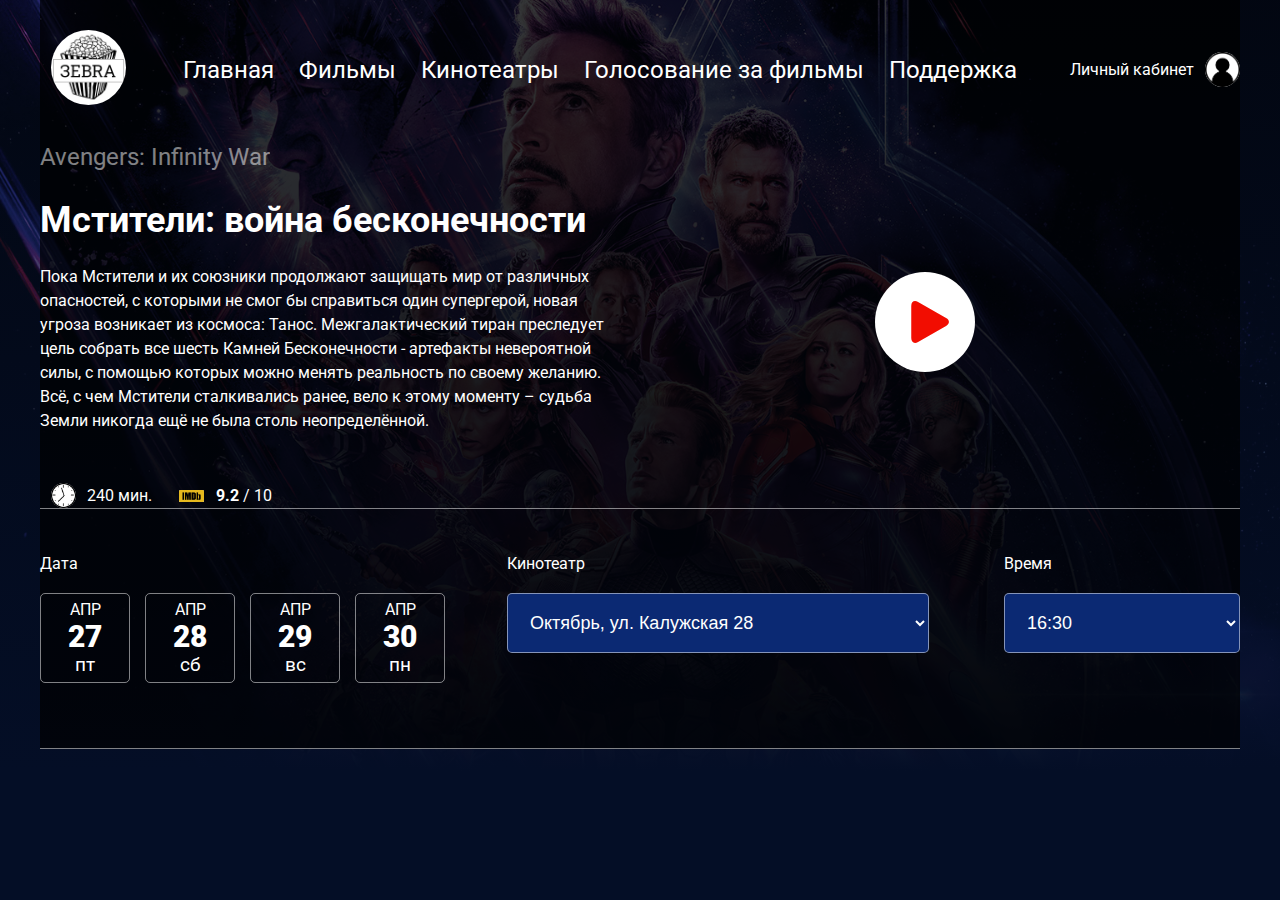
<file: artem-krut/index.html>
<!DOCTYPE html>
<html lang="ru">
<head>
    <meta charset="UTF-8" />
    <meta http-equiv="X-UA-Compatible" content="IE=edge" />
    <meta name="viewport" content="width=device-width, initial-scale=1.0" />
    <link rel="preconnect" href="https://fonts.googleapis.com" />
    <link rel="preconnect" href="https://fonts.gstatic.com" crossorigin />
    <link href="https://fonts.googleapis.com/css2?family=Roboto:wght@400;700&display=swap"
          rel="stylesheet" />
    <link rel="stylesheet" href="css/style.css" />
    <title>3EBRA-cinema</title>


    <!-- Здесь код Иконки -->
    <link rel="apple-touch-icon" sizes="180x180" href="css/img/favicons/apple-touch-icon.png">
    <link rel="icon" type="image/png" sizes="32x32" href="css/img/favicons/favicon-32x32.png">
    <link rel="icon" type="image/png" sizes="16x16" href="css/img/favicons/favicon-16x16.png">
    <link rel="manifest" href="css/img/favicons/site.webmanifest">
    <link rel="mask-icon" href="css/img/favicons/safari-pinned-tab.svg" color="#5bbad5">
    <meta name="msapplication-TileColor" content="#da532c">
    <meta name="theme-color" content="#ffffff">

</head>

<body>
    <div class="header">
        <div class="navbar container">
            <a href="/">
                <img class="logo" src="css/img/logo.png" alt="logo" />
            </a>
            <nav class="nav">
                <ul class="menu">
                    <li class="menu-item">
                        <a href="cinema-main.html" class="menu-link">Главная</a>
                    </li>
                    <li class="menu-item">
                        <a href="films.html" class="menu-link">Фильмы</a>
                    </li>
                    <li class="menu-item">
                        <a href="cinemas.html" class="menu-link">Кинотеатры</a>
                    </li>
                    <li class="menu-item">
                        <a href="vote_for_movie.html" class="menu-link">Голосование за фильмы</a>
                    </li>
                    <li class="menu-item">
                        <a href="#" class="menu-link">Поддержка</a>
                    </li>
                </ul>
            </nav>
            <div class="user">
                <span class="">Личный кабинет</span>
                <img src="css/img/login-logo.jpg" alt="avatar" class="login-logo" />
            </div>
        </div>
        <!-- /navbar container  -->
        <!-- film -->

        <div class="film container">
            <div class="film-info">
                <small class="film-subtitle">Avengers: Infinity War</small>
                <h1 class="film-title">Мстители: война бесконечности</h1>
                <p class="film-description">
                    Пока Мстители и их союзники продолжают защищать мир от различных
                    опасностей, с которыми не смог бы справиться один супергерой, новая
                    угроза возникает из космоса: Танос. Межгалактический тиран
                    преследует цель собрать все шесть Камней Бесконечности - артефакты
                    невероятной силы, с помощью которых можно менять реальность по
                    своему желанию. Всё, с чем Мстители сталкивались ранее, вело к этому
                    моменту – судьба Земли никогда ещё не была столь неопределённой.
                </p>
                <div class="film-details">
                    <div class="time">
                        <img src="css/img/clock.jpg" alt="clock" class="time-icon" />
                        <span class="time-counter">240 мин.</span>
                    </div>
                    <div class="ratimg">
                        <img src="css/img/imdb.jpg" alt="" class="rating-icon" />
                        <span class="rating-counter"> <strong>9.2</strong> / 10 </span>
                    </div>
                </div>
            </div>
            <a href="https://www.youtube.com/watch?v=TcMBFSGVi1c" class="film-trailer">
                <svg width="100"
                     height="100"
                     viewBox="0 0 100 100"
                     fill="none"
                     xmlns="http://www.w3.org/2000/svg">
                    <circle cx="50" cy="50" r="50" fill="white" />
                    <g clip-path="url(#clip0_1_158)">
                        <path d="M43.0757 30.0033C39.3071 27.8416 36.2518 29.6125 36.2518 33.9556V66.0059C36.2518 70.3533 39.3071 72.1219 43.0757 69.9623L71.0893 53.8967C74.8592 51.7342 74.8592 48.2306 71.0893 46.0686L43.0757 30.0033Z"
                              fill="#F20D01" />
                    </g>
                    <defs>
                        <clipPath id="clip0_1_158">
                            <rect width="41.8013"
                                  height="41.8013"
                                  fill="white"
                                  transform="translate(34.1837 29.0816)" />
                        </clipPath>
                    </defs>
                </svg>
            </a>
        </div>
        <div class="session container">
            <div class="session-date">
                <span class="session-label">Дата</span>
                <div class="session-block">
                    <div class="session-date-item">
                        <span class="session-month">АПР</span>
                        <span class="session-day">27</span><span class="session-week">пт</span>
                    </div>
                    <div class="session-date-item">
                        <span class="session-month">АПР</span>
                        <span class="session-day">28</span><span class="session-week">сб</span>
                    </div>
                    <div class="session-date-item">
                        <span class="session-month">АПР</span>
                        <span class="session-day">29</span><span class="session-week">вс</span>
                    </div>
                    <div class="session-date-item">
                        <span class="session-month">АПР</span>
                        <span class="session-day">30</span>
                        <span class="session-week">пн</span>
                    </div>
                </div>
            </div>
            <div class="session-cinema">
                <span class="session-label">Кинотеатр</span>
                <select class="select" name="cinema">
                    <option value="Октябрь, ул. Калужская 28">Октябрь, ул. Калужская 28</option>
                    <option value="Мир Люксор, ул. Ленина 12">Мир Люксор, ул. Ленина 12</option>
                    <option value="Три пингвина, ул. Луговая 8">Три пингвина, ул. Луговая 8</option>
                </select>
            </div>
            <div class="session-time">
                <span class="session-label">Время</span>
                <select class="select" name="cinema">
                    <option value="16:30">16:30</option>
                    <option value="18:35">18:35</option>
                    <option value="20:15">20:15</option>
                </select>
            </div>
        </div>
        <!-- /session container -->
    </div>
</body>
</html>
</file>
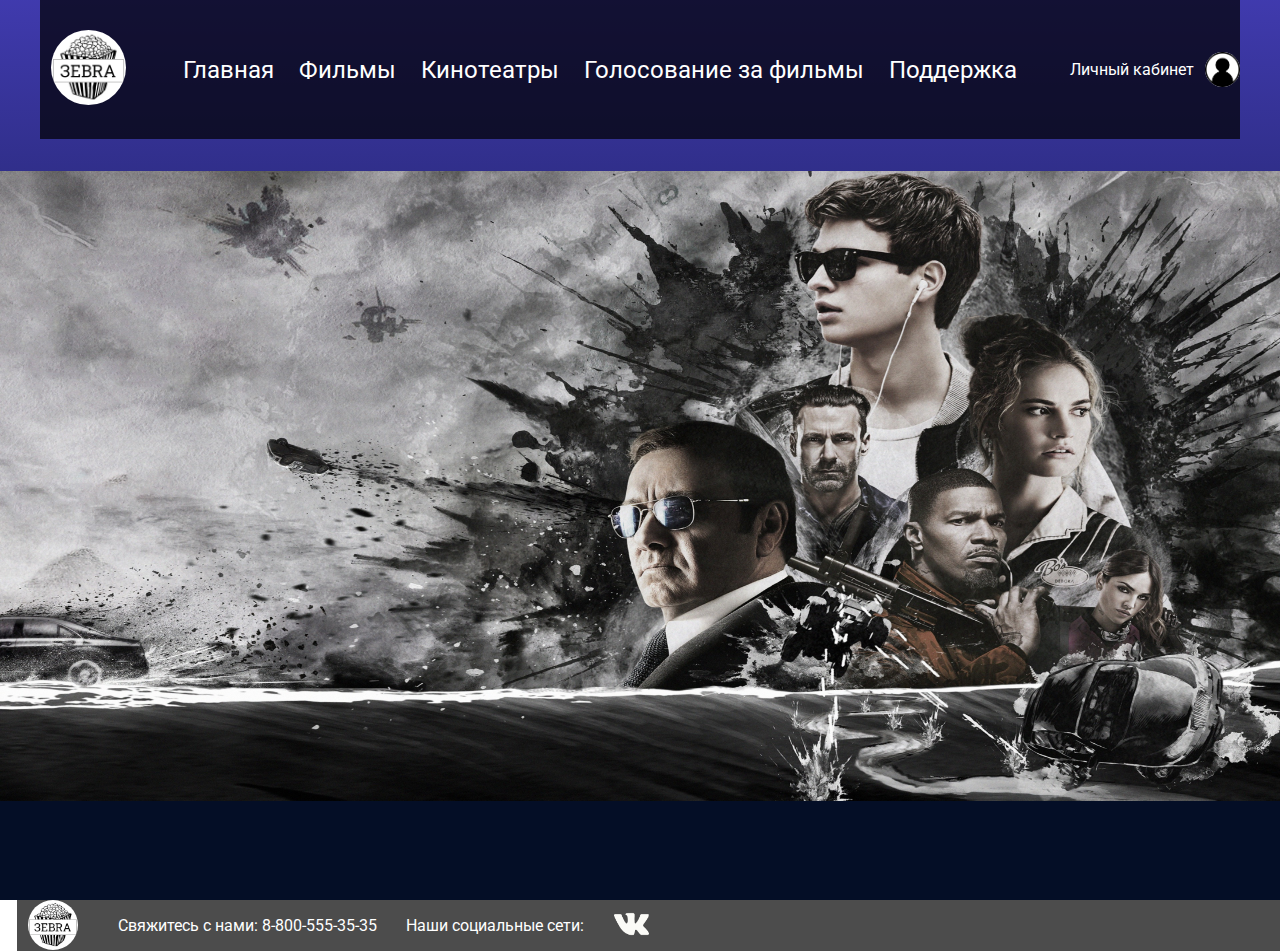
<file: artem-krut/cinema-main.html>
<!DOCTYPE html>
<html lang="ru">
<head>
    <meta charset="UTF-8" />
    <meta http-equiv="X-UA-Compatible" content="IE=edge" />
    <meta name="viewport" content="width=device-width, initial-scale=1.0" />
    <link rel="preconnect" href="https://fonts.googleapis.com" />
    <link rel="preconnect" href="https://fonts.gstatic.com" crossorigin />
    <link href="https://fonts.googleapis.com/css2?family=Roboto:wght@400;700&display=swap"
          rel="stylesheet" />
    <link rel="stylesheet" href="css/style.css" />
    <title>3EBRA-cinema</title>


    <!-- Здесь код Иконки -->
    <link rel="apple-touch-icon" sizes="180x180" href="css/img/favicons/apple-touch-icon.png">
    <link rel="icon" type="image/png" sizes="32x32" href="css/img/favicons/favicon-32x32.png">
    <link rel="icon" type="image/png" sizes="16x16" href="css/img/favicons/favicon-16x16.png">
    <link rel="manifest" href="css/img/favicons/site.webmanifest">
    <link rel="mask-icon" href="css/img/favicons/safari-pinned-tab.svg" color="#5bbad5">
    <meta name="msapplication-TileColor" content="#da532c">
    <meta name="theme-color" content="#ffffff">


</head>

<body>


    <div class="main-cinema">
        <div class="navbar container">
            <a href="cinema-main.html">
                <img class="logo" src="css/img/logo.png" alt="logo" />
            </a>
            <nav class="nav">
                <ul class="menu">
                    <li class="menu-item">
                        <a href="cinema-main.html" class="menu-link">Главная</a>
                    </li>
                    <li class="menu-item">
                        <a href="films.html" class="menu-link">Фильмы</a>
                    </li>
                    <li class="menu-item">
                        <a href="cinemas.html" class="menu-link">Кинотеатры</a>
                    </li>
                    <li class="menu-item">
                        <a href="vote_for_movie.html" class="menu-link">Голосование за фильмы</a>
                    </li>
                    <li class="menu-item">
                        <a href="#" class="menu-link">Поддержка</a>
                    </li>
                </ul>
            </nav>
            <div class="user">
                <span class="">Личный кабинет</span>
                <img src="css/img/login-logo.jpg" alt="avatar" class="login-logo" />
            </div>
        </div>

        <sldr class="fadein">
            <img src="css/img/1.jpg">
            <img src="css/img/2.jpg">
            <img src="css/img/5.jpg">
        </sldr>





    </div>
    <!-- Здесь код футера -->
    <footer class="Contact">

        <img src="css/img/logo.png" alt="logo" class="logo-premier" />

        <ul>
            <il class="contact-item">
                Свяжитесь с нами:
                <yj href="8-800-555-35-35">8-800-555-35-35</yj>
            </il>
            <il href="" class="contact-item">
                Наши социальные сети:

            </il>
        </ul>
        <a href="https://vk.com/feed?z=photo-208870661_457240929%2Falbum-208870661_00%2Frev">
            <img class="sm" src="css/img/vk_logo.png" alt="sm" />
        </a>
    </footer>


</body>
</html>
</file>
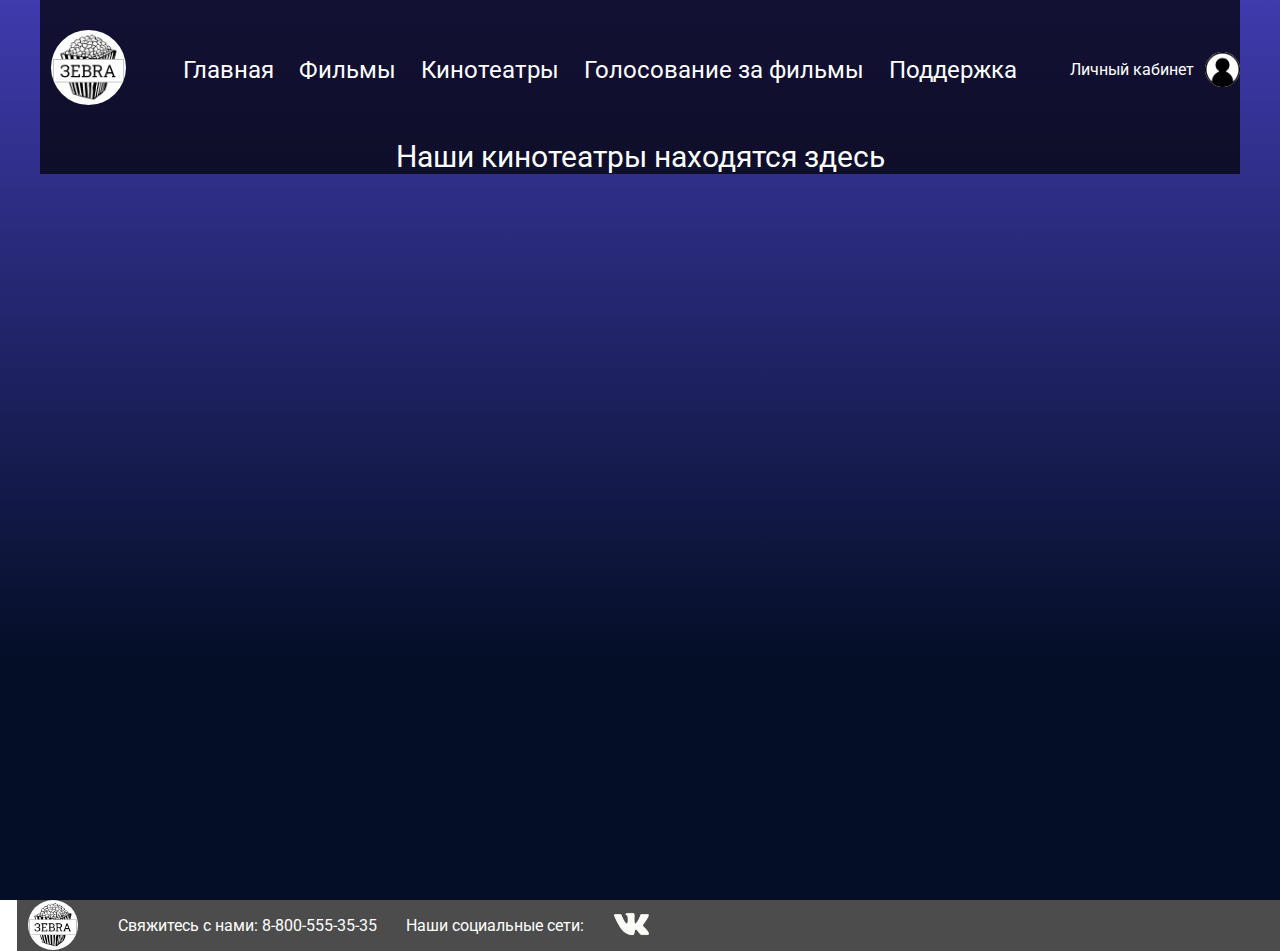
<file: artem-krut/cinemas.html>
<!DOCTYPE html>
<html lang="ru">
<head>
    <meta charset="UTF-8" />
    <meta http-equiv="X-UA-Compatible" content="IE=edge" />
    <meta name="viewport" content="width=device-width, initial-scale=1.0" />
    <link rel="preconnect" href="https://fonts.googleapis.com" />
    <link rel="preconnect" href="https://fonts.gstatic.com" crossorigin />
    <link href="https://fonts.googleapis.com/css2?family=Roboto:wght@400;700&display=swap"
          rel="stylesheet" />
    <link rel="stylesheet" href="css/style.css" />
    <title>3EBRA-cinema</title>

    <!-- Здесь код Иконки -->
    <link rel="apple-touch-icon" sizes="180x180" href="css/img/favicons/apple-touch-icon.png">
    <link rel="icon" type="image/png" sizes="32x32" href="css/img/favicons/favicon-32x32.png">
    <link rel="icon" type="image/png" sizes="16x16" href="css/img/favicons/favicon-16x16.png">
    <link rel="manifest" href="css/img/favicons/site.webmanifest">
    <link rel="mask-icon" href="css/img/favicons/safari-pinned-tab.svg" color="#5bbad5">
    <meta name="msapplication-TileColor" content="#da532c">
    <meta name="theme-color" content="#ffffff">

</head>

<body>


    <div class="main-cinema">
        <div class="navbar container">
            <a href="cinema-main.html">
                <img class="logo" src="css/img/logo.png" alt="logo" />
            </a>
            <nav class="nav">
                <ul class="menu">
                    <li class="menu-item">
                        <a href="cinema-main.html" class="menu-link">Главная</a>
                    </li>
                    <li class="menu-item">
                        <a href="films.html" class="menu-link">Фильмы</a>
                    </li>
                    <li class="menu-item">
                        <a href="cinemas.html" class="menu-link">Кинотеатры</a>
                    </li>
                    <li class="menu-item">
                        <a href="vote_for_movie.html" class="menu-link">Голосование за фильмы</a>
                    </li>
                    <li class="menu-item">
                        <a href="#" class="menu-link">Поддержка</a>
                    </li>
                </ul>
            </nav>
            <div class="user">
                <span class="">Личный кабинет</span>
                <img src="css/img/login-logo.jpg" alt="avatar" class="login-logo" />
            </div>
        </div>
        <div class="text-cinema container">
            Наши кинотеатры находятся здесь
        </div>
        <center class="cinemas container">

            <script type="text/javascript" charset="utf-8" async src="https://api-maps.yandex.ru/services/constructor/1.0/js/?um=constructor%3Afe447be683881c92a3db8b2d7f9437b6ee8d073ee8501a70fe55e9b0716590c4&amp;width=545&amp;height=715&amp;lang=ru_RU&amp;scroll=true"></script>

        </center>


    </div>




    <!-- Здесь код футера -->
    <footer class="Contact">

        <img src="css/img/logo.png" alt="logo" class="logo-premier" />

        <ul>
            <il class="contact-item">
                Свяжитесь с нами:
                <yj href="8-800-555-35-35">8-800-555-35-35</yj>
            </il>
            <il href="" class="contact-item">
                Наши социальные сети:

            </il>
        </ul>
        <a href="https://vk.com/feed?z=photo-208870661_457240929%2Falbum-208870661_00%2Frev">
            <img class="sm" src="css/img/vk_logo.png" alt="sm" />
        </a>
    </footer>


</body>
</html>
</file>
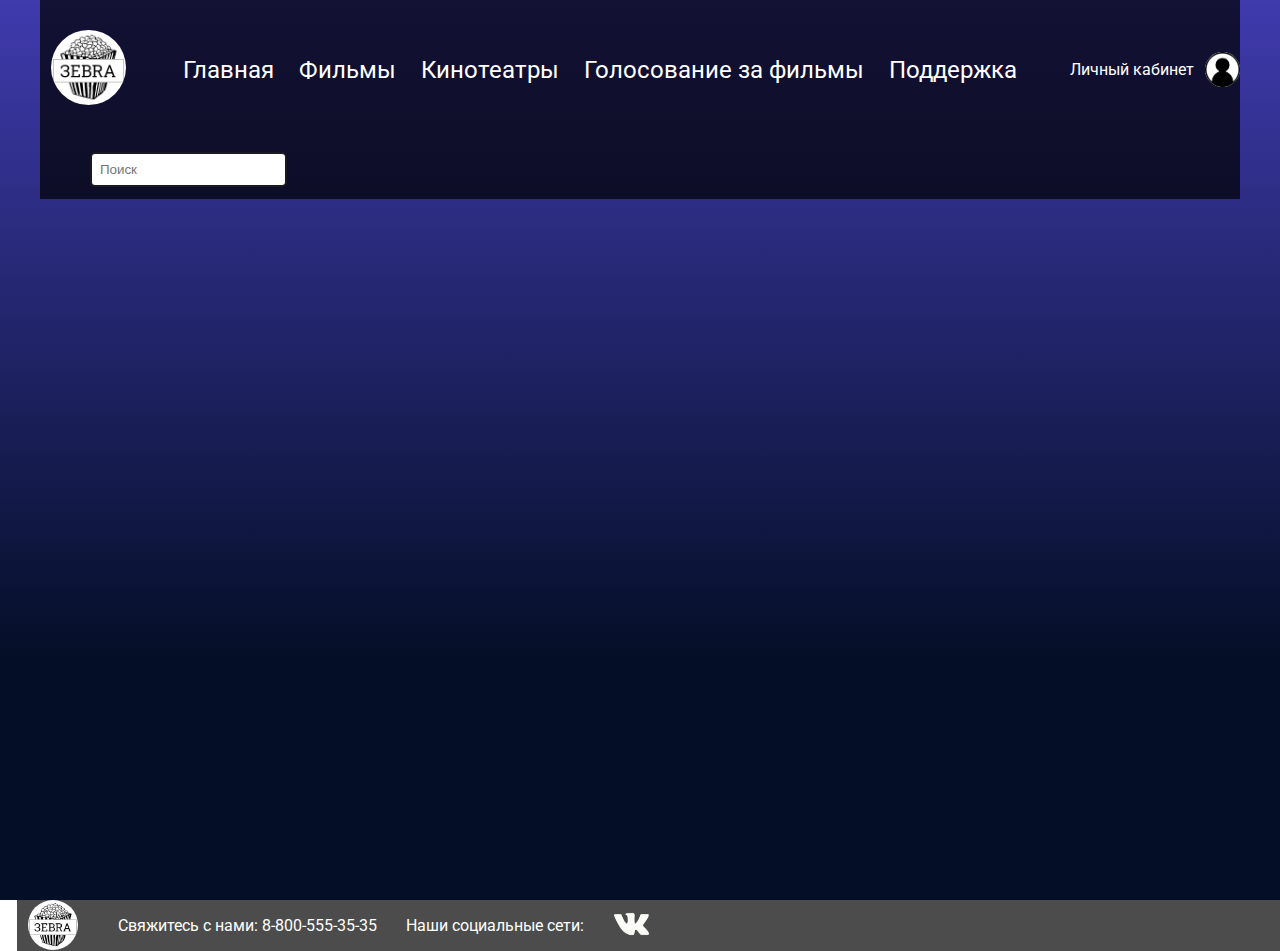
<file: artem-krut/films.html>
<!DOCTYPE html>
<html lang="ru">
<head>
    <meta charset="UTF-8" />
    <meta http-equiv="X-UA-Compatible" content="IE=edge" />
    <meta name="viewport" content="width=device-width, initial-scale=1.0" />
    <link rel="preconnect" href="https://fonts.googleapis.com" />
    <link rel="preconnect" href="https://fonts.gstatic.com" crossorigin />
    <link href="https://fonts.googleapis.com/css2?family=Roboto:wght@400;700&display=swap"
          rel="stylesheet" />
    <link rel="stylesheet" href="css/style.css" />
    <title>3EBRA-cinema</title>

    <!-- Здесь код Иконки -->
    <link rel="apple-touch-icon" sizes="180x180" href="css/img/favicons/apple-touch-icon.png">
    <link rel="icon" type="image/png" sizes="32x32" href="css/img/favicons/favicon-32x32.png">
    <link rel="icon" type="image/png" sizes="16x16" href="css/img/favicons/favicon-16x16.png">
    <link rel="manifest" href="css/img/favicons/site.webmanifest">
    <link rel="mask-icon" href="css/img/favicons/safari-pinned-tab.svg" color="#5bbad5">
    <meta name="msapplication-TileColor" content="#da532c">
    <meta name="theme-color" content="#ffffff">


</head>

<body>


    <div class="main-cinema">
        <div class="navbar container">
            <a href="cinema-main.html">
                <img class="logo" src="css/img/logo.png" alt="logo" />
            </a>
            <nav class="nav">
                <ul class="menu">
                    <li class="menu-item">
                        <a href="cinema-main.html" class="menu-link">Главная</a>
                    </li>
                    <li class="menu-item">
                        <a href="films.html" class="menu-link">Фильмы</a>
                    </li>
                    <li class="menu-item">
                        <a href="cinemas.html" class="menu-link">Кинотеатры</a>
                    </li>
                    <li class="menu-item">
                        <a href="vote_for_movie.html" class="menu-link">Голосование за фильмы</a>
                    </li>
                    <li class="menu-item">
                        <a href="#" class="menu-link">Поддержка</a>
                    </li>
                </ul>
            </nav>
            <div class="user">
                <span class="">Личный кабинет</span>
                <img src="css/img/login-logo.jpg" alt="avatar" class="login-logo" />
            </div>
        </div>


        <films class="container">
            <div class="header__content container">

                <form>
                    <input type="text" class="header__search" placeholder="Поиск" />
                </form>
            </div>
        </films>
        <div class="container">
            <div class="movies"></div>
        </div>
        <script src="js/app.js"></script>


    </div>
    <!-- Здесь код футера -->
    <footer class="Contact">

        <img src="css/img/logo.png" alt="logo" class="logo-premier" />

        <ul>
            <il class="contact-item">
                Свяжитесь с нами:
                <yj href="8-800-555-35-35">8-800-555-35-35</yj>
            </il>
            <il href="" class="contact-item">
                Наши социальные сети:

            </il>
        </ul>
        <a href="https://vk.com/feed?z=photo-208870661_457240929%2Falbum-208870661_00%2Frev">
            <img class="sm" src="css/img/vk_logo.png" alt="sm" />
        </a>
    </footer>

</body>
</html>
</file>
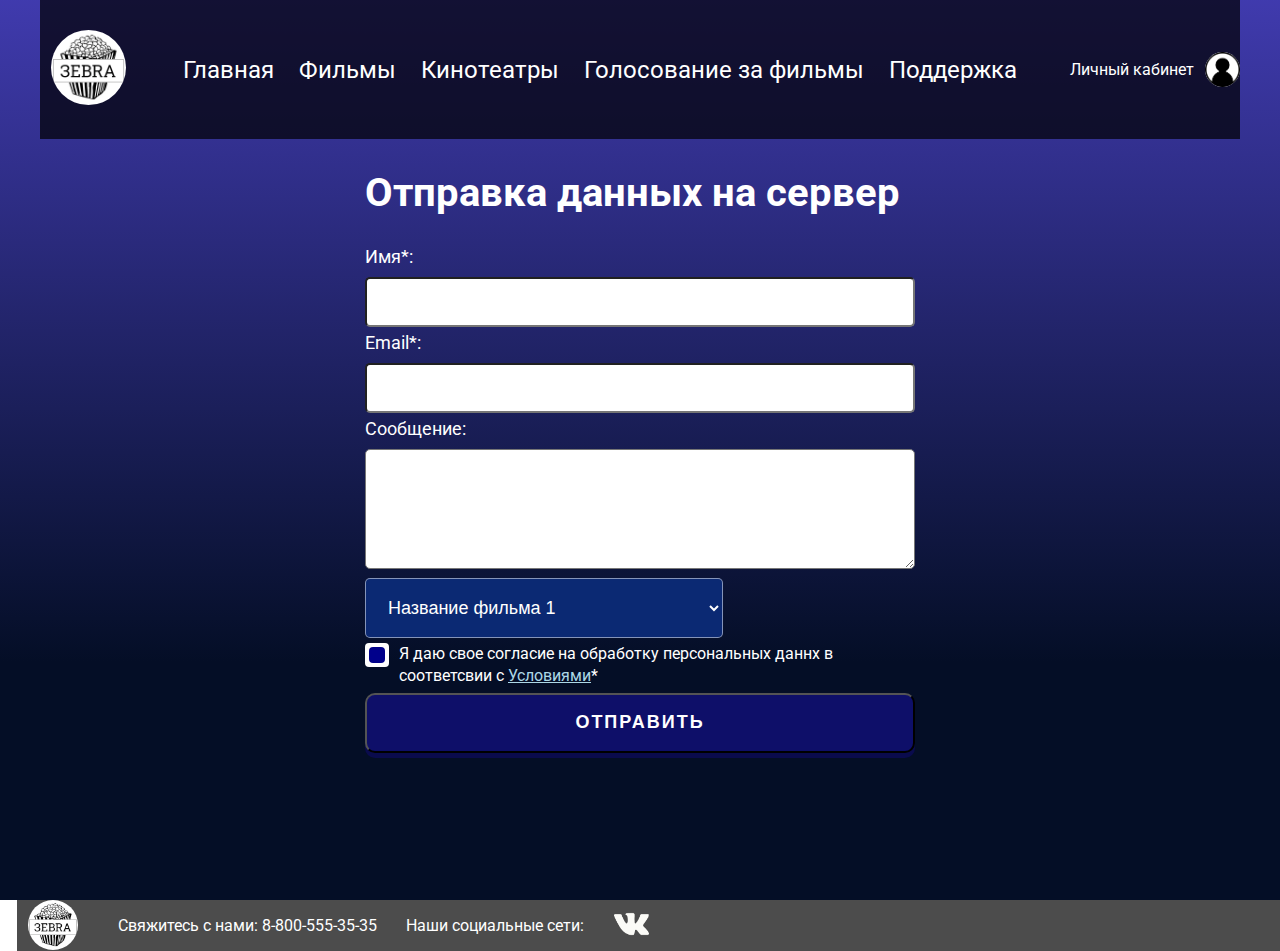
<file: artem-krut/vote_for_movie.html>
<!DOCTYPE html>
<html lang="ru">
<head>
    <meta charset="UTF-8" />
    <meta http-equiv="X-UA-Compatible" content="IE=edge" />
    <meta name="viewport" content="width=device-width, initial-scale=1.0" />
    <link rel="preconnect" href="https://fonts.googleapis.com" />
    <link rel="preconnect" href="https://fonts.gstatic.com" crossorigin />
    <link href="https://fonts.googleapis.com/css2?family=Roboto:wght@400;700&display=swap"
          rel="stylesheet" />
    <link rel="stylesheet" href="css/style.css" />
    <title>3EBRA-cinema</title>


    <!-- Здесь код Иконки -->
    <link rel="apple-touch-icon" sizes="180x180" href="css/img/favicons/apple-touch-icon.png">
    <link rel="icon" type="image/png" sizes="32x32" href="css/img/favicons/favicon-32x32.png">
    <link rel="icon" type="image/png" sizes="16x16" href="css/img/favicons/favicon-16x16.png">
    <link rel="manifest" href="css/img/favicons/site.webmanifest">
    <link rel="mask-icon" href="css/img/favicons/safari-pinned-tab.svg" color="#5bbad5">
    <meta name="msapplication-TileColor" content="#da532c">
    <meta name="theme-color" content="#ffffff">


</head>

<body>


    <div class="main-cinema">
        <div class="navbar container">
            <a href="cinema-main.html">
                <img class="logo" src="css/img/logo.png" alt="logo" />
            </a>
            <nav class="nav">
                <ul class="menu">
                    <li class="menu-item">
                        <a href="cinema-main.html" class="menu-link">Главная</a>
                    </li>
                    <li class="menu-item">
                        <a href="films.html" class="menu-link">Фильмы</a>
                    </li>
                    <li class="menu-item">
                        <a href="cinemas.html" class="menu-link">Кинотеатры</a>
                    </li>
                    <li class="menu-item">
                        <a href="#" class="menu-link">Голосование за фильмы</a>
                    </li>
                    <li class="menu-item">
                        <a href="#" class="menu-link">Поддержка</a>
                    </li>
                </ul>
            </nav>
            <div class="user">
                <span class="">Личный кабинет</span>
                <img src="css/img/login-logo.jpg" alt="avatar" class="login-logo" />
            </div>
        </div>



    <!-- Здесь попытка написать отправку формы -->
    <div class="wrapper">
        <div class="form">
            <form action="#" id="form" class="form_body">
                <h1 class="form_title">Отправка данных на сервер </h1>
                <div class="form_item">
                    <label for="formName" class="form_label">Имя*: </label>
                    <input id="formName" type="text" name="name" class="form_input _req">
                </div>
                <div class="form_item">
                    <label for="formEmail" class="form_label">Email*: </label>
                    <input id="formEmail" type="text" name="Email" class="form_input _req _email">
                </div>
                <div class="form_item">
                    <label for="formMessage" class="form_label">Сообщение: </label>
                    <textarea name="message" id="formMessage" class="form_input"></textarea>
                </div>
                <div class="form_item">
                    <select name="film" class="select">
                        <option value="#">Название фильма 1 </option>
                        <option value="#">Название фильма 2 </option>
                    </select>
                </div>
                <div class="form_item">
                    <div class="checkbox">
                        <input id="formAgreement" checked type="checkbox" name="agreement" class="checkbox_input _req">
                        <label for="formAgreement" class="checkbox_label"><span> Я даю свое согласие на обработку персональных даннх в соответсвии с <a href="https://vk.com/bookmarks?from_menu=1&z=photo-175086907_457447479%2Falbum-175086907_00%2Frev">Условиями</a>* </span> </label>
                    </div>
                </div>
                <button type="submit" class="form_button">Отправить</button>
            </form>
       </div>
    </div>
    
   
    
    </div>
    
    <script src="js/script.js"></script>
    
    
    


    <!-- Здесь код футера -->
    <footer class="Contact">

        <img src="css/img/logo.png" alt="logo" class="logo-premier" />

        <ul>
            <il class="contact-item">
                Свяжитесь с нами:
                <yj href="8-800-555-35-35">8-800-555-35-35</yj>
            </il>
            <il href="" class="contact-item">
                Наши социальные сети:

            </il>
        </ul>
        <a href="https://vk.com/feed?z=photo-208870661_457240929%2Falbum-208870661_00%2Frev">
            <img class="sm" src="css/img/vk_logo.png" alt="sm" />
        </a>
    </footer>

</body>
</html>
</file>
<file: artem-krut/css/style.css>
* {
    box-sizing: border-box;
}

body {
    margin: 0;
    
    font-family: "Roboto", sans-serif;
    color: #fff;
}

.header {
    min-height: 100vh;
    background: linear-gradient(180deg, rgba(7, 21, 56, 0.31) 0%, #040e26 85.62%), URL(../css/img/bg.jpg) no-repeat center top / cover;
}

.navbar {
    display: flex;
    align-items: center;
    padding-top: 30px;
    padding-bottom: 30px;
}

.container {
    max-width: 1170px;
    margin: auto;
    background-color: rgba(0, 0, 0, 0.7);
}

.menu {
    margin: 0;
    margin-left: 17px;
    display: flex;
    list-style-type: none;
}

.menu-item {
    margin-right: 25px;
    font-size:150%;
}

.menu-link {
    text-decoration: none;
    color: white;
}

.user {
    display: flex;
    align-items: center;
    margin-left: auto;
    color: #fff;
}



/* film */

.film {
    display: flex;
    align-items: center;
    margin-top: 90px;
    color: #fff;
}


.film-subtitle {
    font-size: 24px;
    line-height: 150%;
    opacity: 0.5;
}

.film-title {
    font-weight: bold;
    font-size: 36px;
    line-height: 42px;
}

.film-description {
    max-width: 570px;
    font-size: 16px;
    line-height: 150%;
}

.film-trailer {
    margin: auto;

}

.film-details {
    margin-top: 50px;
    display: flex;
    align-items: center;
}

.time {
    display: flex;
    align-items: center;
}

.time-icon {
    width: 25px;
    height: 100%;
    border-radius: 50%;
    margin-left: 11px;
    margin-right: 11px;
}

.ratimg {
    display: flex;
    align-items: center;
    margin-left: 27px;
}

.rating-icon {
    margin-right: 12px;
    width: 25px;
    height: 100%;
    border-radius: 5%;
}
/* session */

.session {
    display: flex;
    justify-content: space-between;
    align-items: flex-start;
    margin-top: 62px;
    padding-top: 45px;
    padding-bottom: 65px;
    border-top: 1px solid rgba(255, 255, 255, 0.5);
    border-bottom: 1px solid rgba(255, 255, 255, 0.5);
}

.session-label {
    display: block;
    margin-bottom: 20px;
}

.session-block {
    display: flex;
}

.session-date-item {
    display: flex;
    flex-direction: column;
    border: 1px solid rgba(255, 255, 255, 0.5);
    border-radius: 5px;
    text-align: center;
    width: 90px;
    height: 90px;
    text-align: center;
    justify-content: center;
    margin-right: 15px;
    transition: background-color 0.3s;
    cursor: pointer;
}

.session-month {
    font-weight: normal;
    font-size: 16px;
    line-height: 19px;
}

.session-day {
    font-weight: 900;
    font-size: 30px;
    line-height: 35px;
}

.session-week {
    font-weight: normal;
    font-size: 19px;
    line-height: 22px;
}

.session-date-item:hover {
    background-color: #0b2973;
    color: white;
}

.select {
    
    border: 1px solid rgba(255, 255, 255, 0.5);
    border-radius: 5px;
    padding: 18px;
    padding-right: 150px;
    color: #fff;
    font-size: 18px;
    background-color: #0b2973;
}

select:hover {
    color: white;
    background-color: #0b2973;
}

.session-cinema {
    min-width: 450px;
}
.logo {
    width: 75px;
    height: 100%;
    border-radius: 50%;
    margin-left: 11px;
}
.login-logo {
    width: 35px;
    height: 100%;
    border-radius: 50%;
    margin-left: 11px;
}

.main-cinema {
    min-height: 100vh;
    background-color: black;
    background: linear-gradient(180deg, rgba(16, 9, 153, 0.8), #040e26 73.62%);
}
.logo-premier {
    width: 50px;
    height: 100%;
    border-radius: 50%;
    margin-left: 11px;
}
.Premiersofmounth {
    top: 5%;
    font-size: 50px;
    background-color: rgba( 0,0,0,0.7);
}
.connection{

}
.Contact {
    background-color: rgba( 0,0,0,0.7);
    margin: 0;
    margin-left: 17px;
    display: flex;
    list-style-type: none;
}
.contact-item {
    margin-right: 25px;
    
}

.sm {
    width: 35px;
    height: 75%;
    border-radius: 5%;
    margin-left: 5px;
    margin-top: 5px;
}
/* ������� ��� ����������*/
@keyframes fade {
    0%
{
    opacity: 0;
}

11.11% {
    opacity: 1;
}

33.33% {
    opacity: 1;
}

44.44% {
    opacity: 0;
}

100% {
    opacity: 0;
}

}


.fadein {
    
}

    .fadein img {
        min-width: 50%;
        max-width: 100%;
       
        width: 100%;
        height: 70%;
        top: 40%;
        left: 50%;
        transform: translate(-50%,-30%);
        position: absolute;
        animation-name: fade;
        animation-duration: 9s;
        animation-iteration-count: infinite;
    }

        .fadein img:nth-child(1) {
            animation-delay: 0s;
        }

        .fadein img:nth-child(2) {
            animation-delay: 3s;
        }

        .fadein img:nth-child(3) {
            animation-delay: 6s;
        }



/* ����� ���������� ������ �������?? */


.container {
    max-width: 1200px;
    margin: 0 auto;
}

.header__content {
    display: flex;
    align-items: center;
    justify-content: space-between;
    padding: 16px;
    height: 60px;
    padding-left: 50px;
}



.header__search {
    padding: 8px;
    border: 2px solid #1a191f;
    border-radius: 5px;
    outline: none;
}

.movies {
    display: flex;
    flex-wrap: wrap;
    justify-content: space-around;
}

.movie {
    width: 240px;
    margin: 10px;
    position: relative;
}

.movie__cover-inner {
    position: relative;
    height: 360px;
}

.movie__cover {
    max-width: 100%;
    height: 100%;
}

.movie__cover--darkened {
    background-color: #000000;
    opacity: 0.1;
    position: absolute;
    top: 0;
    left: 0;
    right: 0;
    max-width: 100%;
    height: 100%;
    z-index: 1;
}

    .movie__cover--darkened:hover {
        background-color: grey;
        cursor: pointer;
    }

.movie__info {
    padding: 10px 0px;
}

.movie__title {
    font-size: 16px;
    color: #ffffff;
}

.movie__category {
    font-size: 14px;
    color: yellow;
}

.movie__average {
    position: absolute;
    top: 10px;
    left: 10px;
    right: 0;
    border-radius: 50%;
    width: 36px;
    height: 36px;
    display: flex;
    justify-content: center;
    align-items: center;
    background-color: #1a191f;
    color: #ffffff;
    font-size: 14px;
}

.movie__average--green {
    border: 1px solid green;
}

.movie__average--orange {
    border: 1px solid orange;
}

.movie__average--red {
    border: 1px solid red;
}



/* ������� ���������� */

.cinemas {
    
}
.text-cinema {
    font-size: 30px;
    text-align: center
}




/* ����� ��� ��� ���������� ����� �������� ����� */
.form {
    max-width: 550px;
    margin: 0px auto;
    color: #fff;
    padding: 30px 0;
}

.form_body {
}

.form_title {
    font-size: 40px;
    font-weight: 700;
    margin: 0px 0px 30px 0px;
}

.form_item {
    margin: 0px 0px 5px 0px;
}

.form_label {
    font-size: 18px;
    display: block;
    margin: 0px 0px 10px 0px;
}

.form_input {
    height: 50px;
    padding: 0px 5px;
    border-radius: 5px;
    width: 100%;
    font-size: 18px;
}
.form_input._error{
    box-shadow: 0 0 15px red;
}


textarea.form_input {
    min-height: 120px;
    max-height: 500px;
    resize: vertical;
    padding: 5px;
}
.checkbox {

}
.checkbox._error .checkbox_label::before{
    box-shadow: 0 0 15px red;
}

.checkbox_input {
    display: none;

}
.checkbox_input:checked + .checkbox_label::after{
    transform:scale(1);
}
.checkbox_label {
    font-size: 16px;
    line-height: 140%;
    display: inline-flex;
    align-items: center;
    position: relative;

}

    .checkbox_label::before {
        content: "";
        align-self: flex-start;
        flex: 0 0 24px;
        height: 24px;
        background-color: #fff;
        border-radius: 4px;
        margin: 0px 10px 0px 0px;
        cursor:pointer;

    }

    .checkbox_label::after {
        transition: transform 0.25s ease 0s;
        content: "";
        width: 16px;
        height: 16px;
        position: absolute;
        top: 4px;
        left: 4px;
        background-color: darkblue;
        border-radius: 4px;
        transform: scale(0);
        cursor: pointer;
    }
    .checkbox_label a{
        color:lightblue;

    }
.form_button {
    width: 100%;
    display: flex;
    justify-content: center;
    align-items: center;
    min-height: 60px;
    background-color: #0e0f69;
    color: #fff;
    font-size: 18px;
    text-transform: uppercase;
    letter-spacing: 2px;
    font-weight: 700;
    cursor: pointer;
    border-radius: 10px;
    box-shadow: 0 5px 0 #0a0b4d;
    transition: background-color 0.5s ease 0s;
    position: relative;
    top: 0;
}

    .form_button:hover {
        background-color: #131594;
    }

    .form_button:active {
        top: 3px;
        box-shadow: 0 2px 0 #0a0b4d;
    }
</file>
